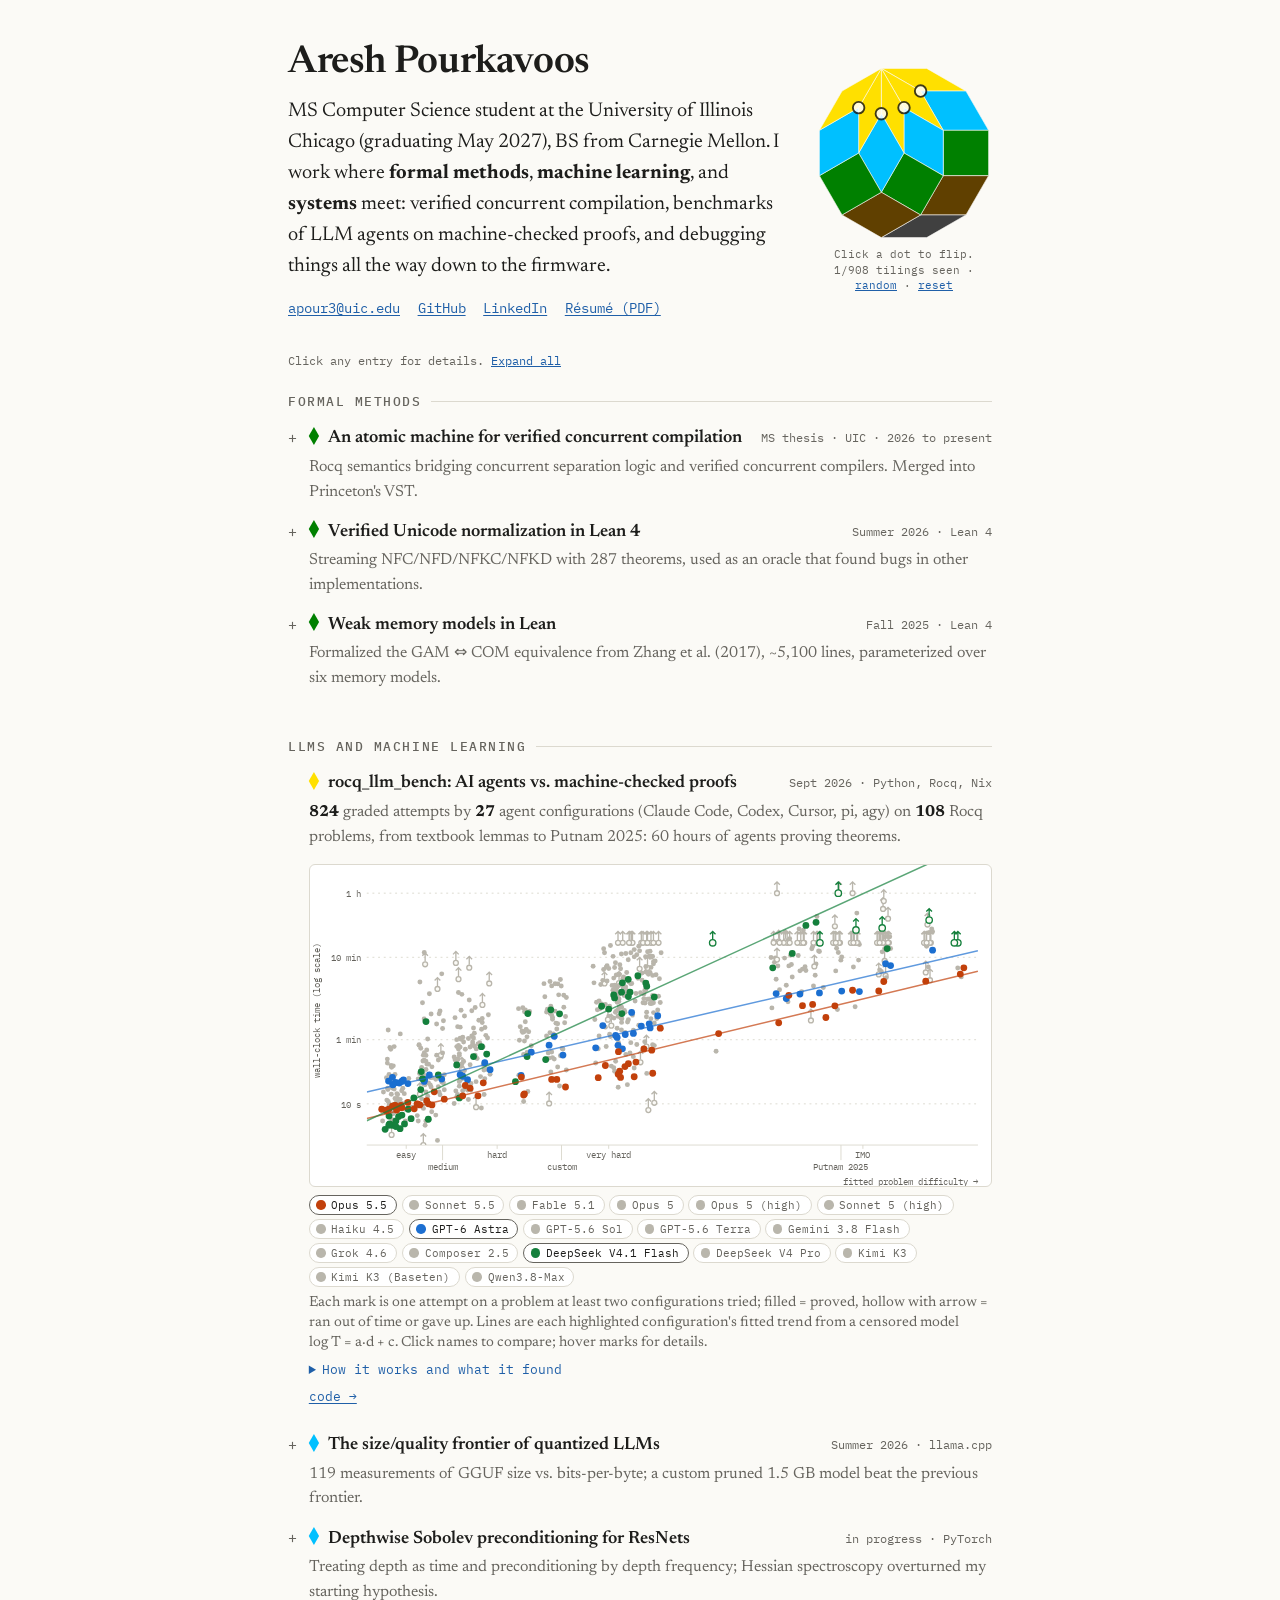
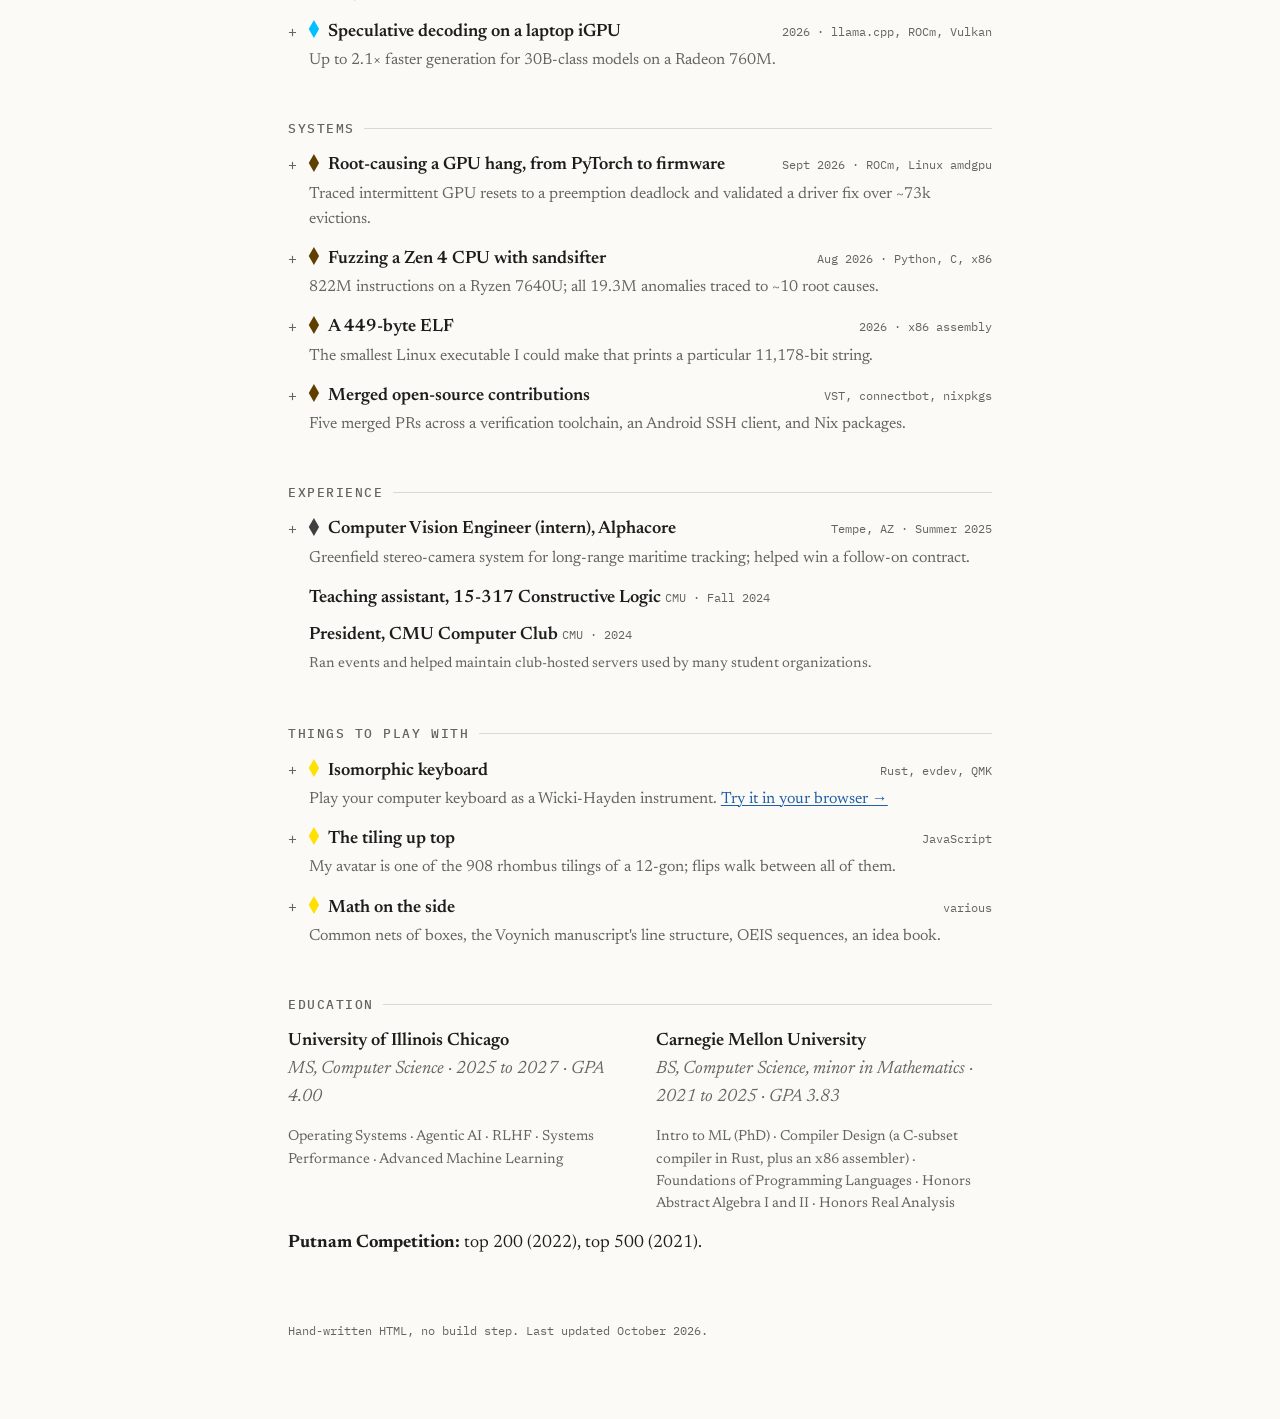
<file: index.html>
<!doctype html>
<html lang="en">
<head>
<meta charset="utf-8">
<meta name="viewport" content="width=device-width, initial-scale=1">
<title>Aresh Pourkavoos</title>
<meta name="description" content="Aresh Pourkavoos: MS CS student at UIC working on verified concurrent compilation, benchmarks of LLM agents on machine-checked proofs, and systems.">
<link rel="icon" href="favicon.svg" type="image/svg+xml">
<link rel="stylesheet" href="style.css">
</head>
<body>
<main class="page">

<header class="hero">
  <div>
    <h1>Aresh Pourkavoos</h1>
    <p class="lede">
      MS Computer Science student at the University of Illinois Chicago (graduating May 2027), BS from Carnegie Mellon.
      I work where <b>formal methods</b>, <b>machine learning</b>, and <b>systems</b> meet:
      verified concurrent compilation, benchmarks of LLM agents on machine-checked proofs,
      and debugging things all the way down to the firmware.
    </p>
    <nav class="links">
      <a href="mailto:apour3@uic.edu">apour3@uic.edu</a>
      <a href="https://github.com/Mathtician">GitHub</a>
      <a href="https://www.linkedin.com/in/aresh-pourkavoos-928939344/">LinkedIn</a>
      <a href="Aresh_Pourkavoos_resume.pdf">Résumé (PDF)</a>
    </nav>
  </div>
  <figure class="tiling" data-tiling>
    <figcaption class="caption">
      Click a dot to flip.
      <span data-visited>1</span>/908 tilings seen ·
      <button type="button" data-shuffle>random</button> ·
      <button type="button" data-reset>reset</button>
    </figcaption>
  </figure>
</header>

<p class="hint">Click any entry for details. <button type="button" class="linkish" data-expand-all>Expand all</button></p>

<h2>Formal methods</h2>

<details class="entry" style="--c: var(--grass)">
  <summary>
    <span class="head"><span class="title">An atomic machine for verified concurrent compilation</span><span class="meta">MS thesis · UIC · 2026 to present</span></span>
    <span class="hook">Rocq semantics bridging concurrent separation logic and verified concurrent compilers. Merged into Princeton's VST.</span>
  </summary>
  <div class="body">
    <p class="sub">Advised by Prof. William Mansky · Rocq, Verified Software Toolchain (VST)</p>
    <p>
      Concurrent separation logic guarantees that a verified program never gets stuck. Verified concurrent
      compilers like CASCompCert need a different guarantee: data-race freedom. I'm building the bridge,
      a language-generic "atomic machine" semantics in Rocq that turns one into the other.
    </p>
    <ul>
      <li>~4,600 lines of Rocq, ~190 lemmas. Instantiated for a port of RustBelt's λ<sub>Rust</sub>, with an equivalence theorem
        (a program is safe on the atomic machine iff it is safe in the reference semantics) and a counterexample
        showing why a naive forward simulation doesn't suffice.</li>
      <li>Merged upstream: <a href="https://github.com/PrincetonUniversity/VST/pull/859">VST #859 "Atomic machine"</a> and
        <a href="https://github.com/PrincetonUniversity/VST/pull/856">#856 (build dependencies)</a>, plus follow-up work on the <code>vst_on_iris</code> branch.</li>
    </ul>
  </div>
</details>

<details class="entry" style="--c: var(--grass)">
  <summary>
    <span class="head"><span class="title">Verified Unicode normalization in Lean 4</span><span class="meta">Summer 2026 · Lean 4</span></span>
    <span class="hook">Streaming NFC/NFD/NFKC/NFKD with 287 theorems, used as an oracle that found bugs in other implementations.</span>
  </summary>
  <div class="body">
    <p>A streaming Unicode 17 normalizer with machine-checked proofs, then used for differential testing against about ten widely used implementations.</p>
    <ul>
      <li>287 theorems, no <code>sorry</code>: outputs are normalized, normalization is idempotent, all 16 composition identities
        between forms hold, incremental output equals batch output, and the normalizer is productive on infinite stream-safe input.</li>
      <li>Passes all 20,034 official conformance rows; ~24.5M differential normalizations.</li>
      <li>Found real bugs in other libraries, including composition bugs in Go's <code>golang.org/x/text</code>. Upstream reports in progress.</li>
    </ul>
  </div>
</details>

<details class="entry" style="--c: var(--grass)">
  <summary>
    <span class="head"><span class="title">Weak memory models in Lean</span><span class="meta">Fall 2025 · Lean 4</span></span>
    <span class="hook">Formalized the GAM ⇔ COM equivalence from Zhang et al. (2017), ~5,100 lines, parameterized over six memory models.</span>
  </summary>
  <div class="body">
    <p>
      Formalized the equivalence of the GAM and COM models from
      <a href="https://arxiv.org/abs/1710.04259">"Weak Memory Models with Matching Axiomatic and Operational Definitions"</a>
      with no <code>sorry</code>, parameterized over SC, TSO, RMO, WMM, ARM, and RISC-V orderings. Also an early experiment in
      LLM-assisted proving with Claude Code.
    </p>
    <div class="actions"><a href="https://github.com/Mathtician/gam-formalization">code →</a></div>
  </div>
</details>

<h2>LLMs and machine learning</h2>

<section class="entry open-entry" style="--c: var(--sun)">
  <div class="head"><span class="title">rocq_llm_bench: AI agents vs. machine-checked proofs</span><span class="meta">Sept 2026 · Python, Rocq, Nix</span></div>
  <p class="hook">
    <b>824</b> graded attempts by <b>27</b> agent configurations (Claude Code, Codex, Cursor, pi, agy) on <b>108</b> Rocq problems,
    from textbook lemmas to Putnam 2025: 60 hours of agents proving theorems.
  </p>
  <figure class="rlb" data-rlb-chart="data/rocq_llm_bench.json">
    <figcaption class="small muted">
      Each mark is one attempt on a problem at least two configurations tried; filled = proved, hollow with arrow = ran out of time or gave up.
      Lines are each highlighted configuration's fitted trend from a censored model log&nbsp;T&nbsp;=&nbsp;a·d&nbsp;+&nbsp;c. Click names to compare; hover marks for details.
    </figcaption>
  </figure>
  <details class="more">
    <summary>How it works and what it found</summary>
    <div class="body">
      <ul>
        <li><b>A verifier that can't be fooled:</b> the original theorem statement is re-checked against the agent's proof in a
          separate file, so redefined notation doesn't help, and <code>Print Assumptions</code> must bottom out in the standard library.</li>
        <li><b>Identical sandbox for every harness:</b> bubblewrap, a network namespace, and a TLS-terminating proxy that strips
          server-side web search and logs exact per-call timing and token cost.</li>
        <li><b>It caught cheating.</b> Agents copied published Putnam solutions from the web, mined reference proofs out of
          <code>git log</code>, and found them in a Nix store snapshot. Each hole was closed and the affected runs redone.</li>
        <li><b>Findings:</b> several frontier agents solve all 9 formalized Putnam 2025 problems within an hour, typically in a few
          minutes each, and the prover is only 0 to 11% of wall time; inference dominates. I also found three false or vacuous
          statements in miniF2F-rocq's IMO set.</li>
      </ul>
      <div class="table-wrap">
      <table class="results">
        <thead><tr><th>Putnam 2025 (1 h limit)</th><th>solved</th><th>median time</th><th>cost</th></tr></thead>
        <tbody>
          <tr><td>Claude Opus 5.5 (medium)</td><td>9/9</td><td>207 s</td><td>$7.04</td></tr>
          <tr><td>Claude Sonnet 5.5 (medium)</td><td>9/9</td><td>230 s</td><td>$10.82</td></tr>
          <tr><td>GPT-6 Astra via Codex (low)</td><td>9/9</td><td>230 s</td><td>n/a</td></tr>
          <tr><td>Gemini 3.8 Flash via agy (high)</td><td>8/9</td><td>604 s</td><td>n/a</td></tr>
          <tr><td>DeepSeek V4.1 Flash via pi</td><td>5/9</td><td></td><td>$3.02</td></tr>
        </tbody>
      </table>
      </div>
      <p class="muted small">One attempt per cell. Subscription harnesses aren't priced yet. Transcripts aren't published yet.</p>
    </div>
  </details>
  <div class="actions"><a href="https://github.com/Mathtician/rocq_llm_bench">code →</a></div>
</section>

<details class="entry" style="--c: var(--sky)">
  <summary>
    <span class="head"><span class="title">The size/quality frontier of quantized LLMs</span><span class="meta">Summer 2026 · llama.cpp</span></span>
    <span class="hook">119 measurements of GGUF size vs. bits-per-byte; a custom pruned 1.5 GB model beat the previous frontier.</span>
  </summary>
  <div class="body">
    <p>
      A reproducible search over GGUF file size vs. bits-per-byte on two balanced subsets of Paloma, for 1 to 3 GB models,
      with custom mixed quantization and vocabulary pruning (Gemma 3 4B pruned from 262k to 200k tokens). The best custom
      1.5 GB model beat the previous frontier on web text by 0.009 BPB.
    </p>
  </div>
</details>

<details class="entry" style="--c: var(--sky)">
  <summary>
    <span class="head"><span class="title">Depthwise Sobolev preconditioning for ResNets</span><span class="meta">in progress · PyTorch</span></span>
    <span class="hook">Treating depth as time and preconditioning by depth frequency; Hessian spectroscopy overturned my starting hypothesis.</span>
  </summary>
  <div class="body">
    <p>
      A ResNet is a discretized ODE in depth, so updates can be preconditioned by their frequency along depth.
      At initialization the curvature turns out to be flat across depth frequencies, and the predicted stability limits
      track the measured top Hessian eigenvalues (within ~12%) across depths 16 to 256.
    </p>
  </div>
</details>

<details class="entry" style="--c: var(--sky)">
  <summary>
    <span class="head"><span class="title">Speculative decoding on a laptop iGPU</span><span class="meta">2026 · llama.cpp, ROCm, Vulkan</span></span>
    <span class="hook">Up to 2.1× faster generation for 30B-class models on a Radeon 760M.</span>
  </summary>
  <div class="body">
    <p>
      EAGLE3 and multi-token-prediction drafting in llama.cpp, built for gfx1103. On Qwen3-32B, MTP drafting went from 4.2 to
      8.9 tokens/s at 83% acceptance. On this chip, Vulkan beat ROCm for batched verification.
    </p>
  </div>
</details>

<h2>Systems</h2>

<details class="entry" style="--c: var(--earth)">
  <summary>
    <span class="head"><span class="title">Root-causing a GPU hang, from PyTorch to firmware</span><span class="meta">Sept 2026 · ROCm, Linux amdgpu</span></span>
    <span class="hook">Traced intermittent GPU resets to a preemption deadlock and validated a driver fix over ~73k evictions.</span>
  </summary>
  <div class="body">
    <p>
      Training on my laptop's Radeon 760M (gfx1103) intermittently reset the GPU. I traced it through PyTorch, the ROCm
      runtime, and the kernel driver to the preemption mechanism. The default software context-save trap can't preempt
      waves parked at a barrier, and the driver's own restore path has one, so an eviction landing just after a restore
      deadlocked until a timeout reset the GPU.
    </p>
    <ul>
      <li>A driver patch switching to hardware traps survived ~73k saved-wave evictions and 13.5k training steps with no faults
        and no throughput loss, contradicting an upstream assumption about this chip family. Upstream report in preparation.</li>
      <li>Along the way: ROCm is 4.1× faster than the CPU in BF16 for a large dense network on this iGPU.</li>
    </ul>
  </div>
</details>

<details class="entry" style="--c: var(--earth)">
  <summary>
    <span class="head"><span class="title">Fuzzing a Zen 4 CPU with sandsifter</span><span class="meta">Aug 2026 · Python, C, x86</span></span>
    <span class="hook">822M instructions on a Ryzen 7640U; all 19.3M anomalies traced to ~10 root causes.</span>
  </summary>
  <div class="body">
    <p>
      Ported the sandsifter x86 instruction fuzzer to Python 3 (fixing a bug that silently corrupted every logged byte ≥ 0x80),
      ran it on a Ryzen 5 7640U, and confirmed each root cause with a small C test program.
    </p>
    <ul>
      <li>An AMD decoder quirk: the CPU fetches two extra bytes before rejecting <code>0F 78</code>, so at a page boundary it page-faults where Intel raises #UD.</li>
      <li>A VEX encoding the manual forbids that executes anyway; <code>66 0F 8x</code> jumps truncating RIP to 16 bits; Linux's UMIP emulation making gdb's <code>stepi</code> silently skip an instruction; several Capstone disassembler bugs.</li>
    </ul>
    <div class="actions"><a href="https://github.com/Mathtician/sandsifter">code and write-up →</a></div>
  </div>
</details>

<details class="entry" style="--c: var(--earth)">
  <summary>
    <span class="head"><span class="title">A 449-byte ELF</span><span class="meta">2026 · x86 assembly</span></span>
    <span class="hook">The smallest Linux executable I could make that prints a particular 11,178-bit string.</span>
  </summary>
  <div class="body">
    <p>Shrunk from 656 to 449 bytes over seven versions: Burrows-Wheeler plus run lengths, LZ77 with Exp-Golomb codes, and code hidden in ELF header fields, with JavaScript reference decoders verifying each payload.</p>
  </div>
</details>

<details class="entry" style="--c: var(--earth)">
  <summary>
    <span class="head"><span class="title">Merged open-source contributions</span><span class="meta">VST, connectbot, nixpkgs</span></span>
    <span class="hook">Five merged PRs across a verification toolchain, an Android SSH client, and Nix packages.</span>
  </summary>
  <div class="body">
    <ul>
      <li><a href="https://github.com/PrincetonUniversity/VST/pull/859">PrincetonUniversity/VST #859</a>: atomic machine semantics. <a href="https://github.com/PrincetonUniversity/VST/pull/856">#856</a>: fix opam build dependencies.</li>
      <li><a href="https://github.com/connectbot/connectbot/pull/2355">connectbot #2355</a>: terminal bells post a notification only while the UI isn't visible (since the Compose rewrite they never did).</li>
      <li><a href="https://github.com/NixOS/nixpkgs/pull/530640">nixpkgs #530640</a>: Discord recreates its module symlinks on every launch, so they don't go stale after updates.</li>
      <li><a href="https://github.com/NixOS/nixpkgs/pull/482392">nixpkgs #482392</a>: fix the outguess build on modern GCC. In <a href="https://github.com/Mathtician/outguess">my outguess fork</a>, replaced its patched libjpeg with the system library, with a test that both backends agree.</li>
    </ul>
  </div>
</details>

<h2>Experience</h2>

<details class="entry" style="--c: var(--stone)">
  <summary>
    <span class="head"><span class="title">Computer Vision Engineer (intern), Alphacore</span><span class="meta">Tempe, AZ · Summer 2025</span></span>
    <span class="hook">Greenfield stereo-camera system for long-range maritime tracking; helped win a follow-on contract.</span>
  </summary>
  <div class="body">
    <ul>
      <li>Designed and prototyped the stereo pipeline for multi-object tracking (OpenCV, YOLOv11, Kalman filters, Hungarian matching).</li>
      <li>Found why calibration error was too high: a quiver plot of reprojection residuals exposed printing errors in the calibration target.</li>
      <li>Reverse-engineered part of the camera's proprietary USB protocol (Wireshark, Ghidra, Claude Code with MCP) to control exposure without the vendor's Windows app.</li>
      <li>Built a GUI (Dear ImGui) for live module swapping and parameter tuning of every pipeline stage; helped set up self-hosted Git.</li>
    </ul>
  </div>
</details>

<div class="plain-list">
  <p><span class="title">Teaching assistant, 15-317 Constructive Logic</span> <span class="meta">CMU · Fall 2024</span></p>
  <p><span class="title">President, CMU Computer Club</span> <span class="meta">CMU · 2024</span><br><span class="muted small">Ran events and helped maintain club-hosted servers used by many student organizations.</span></p>
</div>

<h2>Things to play with</h2>

<details class="entry" style="--c: var(--sun)">
  <summary>
    <span class="head"><span class="title">Isomorphic keyboard</span><span class="meta">Rust, evdev, QMK</span></span>
    <span class="hook">Play your computer keyboard as a Wicki-Hayden instrument. <a href="isomorphic/">Try it in your browser →</a></span>
  </summary>
  <div class="body">
    <p>
      A laptop keyboard's staggered rows are already a hexagonal grid; this plays it as a Wicki-Hayden instrument, where every
      chord has the same shape in every key. The native version reads evdev and speaks MIDI. On a Hall-effect keyboard it runs my
      custom firmware, which times each keystroke for velocity and lights up the keys of the current scale.
    </p>
    <div class="actions"><a href="isomorphic/">play →</a><a href="https://github.com/Mathtician/isomorphic">code →</a></div>
  </div>
</details>

<details class="entry" style="--c: var(--sun)">
  <summary>
    <span class="head"><span class="title">The tiling up top</span><span class="meta">JavaScript</span></span>
    <span class="hook">My avatar is one of the 908 rhombus tilings of a 12-gon; flips walk between all of them.</span>
  </summary>
  <div class="body">
    <p>
      Vertices live in ℤ<sup>6</sup>, so the combinatorics is exact; a flip is a 180° rotation of three tiles about their
      hexagon's center. Each tile's color is determined by its angle, which flips preserve. <a href="tiling.js">Source.</a>
    </p>
  </div>
</details>

<details class="entry" style="--c: var(--sun)">
  <summary>
    <span class="head"><span class="title">Math on the side</span><span class="meta">various</span></span>
    <span class="hook">Common nets of boxes, the Voynich manuscript's line structure, OEIS sequences, an idea book.</span>
  </summary>
  <div class="body">
    <ul>
      <li><b>Common nets of boxes.</b> All 2,263 common unfoldings of the 1×1×5 and 1×2×3 boxes, and which can be deformed into one another (<a href="https://github.com/Mathtician/common_nets">repo</a>).</li>
      <li><b>The Voynich manuscript's line structure.</b> A controlled statistical study of whether repetition aligns in columns across adjacent lines, reporting both positive and negative results.</li>
      <li><b>OEIS.</b> <a href="https://oeis.org/search?q=author%3A%22Aresh+Pourkavoos%22">Seven integer sequences</a>, e.g. <a href="https://oeis.org/A330731">A330731</a>.</li>
      <li><b>Idea book.</b> <a href="https://github.com/Mathtician/ideas">Fifty-odd short math write-ups</a> in LaTeX.</li>
    </ul>
  </div>
</details>

<h2>Education</h2>
<div class="grid2">
  <div>
    <p><span class="title">University of Illinois Chicago</span><br><span class="sub">MS, Computer Science · 2025 to 2027 · GPA 4.00</span></p>
    <p class="small muted">Operating Systems · Agentic AI · RLHF · Systems Performance · Advanced Machine Learning</p>
  </div>
  <div>
    <p><span class="title">Carnegie Mellon University</span><br><span class="sub">BS, Computer Science, minor in Mathematics · 2021 to 2025 · GPA 3.83</span></p>
    <p class="small muted">Intro to ML (PhD) · Compiler Design (a C-subset compiler in Rust, plus an x86 assembler) · Foundations of Programming Languages · Honors Abstract Algebra I and II · Honors Real Analysis</p>
  </div>
</div>
<p><b>Putnam Competition:</b> top 200 (2022), top 500 (2021).</p>

<footer>
  <p>Hand-written HTML, no build step. Last updated October 2026.</p>
</footer>
</main>
<script src="tiling.js"></script>
<script src="rlbchart.js"></script>
<script>
  // "Expand all" toggles every collapsible entry.
  document.querySelector("[data-expand-all]").addEventListener("click", (e) => {
    const all = [...document.querySelectorAll("details")];
    const open = !all.every((d) => d.open);
    all.forEach((d) => (d.open = open));
    e.target.textContent = open ? "Collapse all" : "Expand all";
  });
</script>
</body>
</html>
</file>
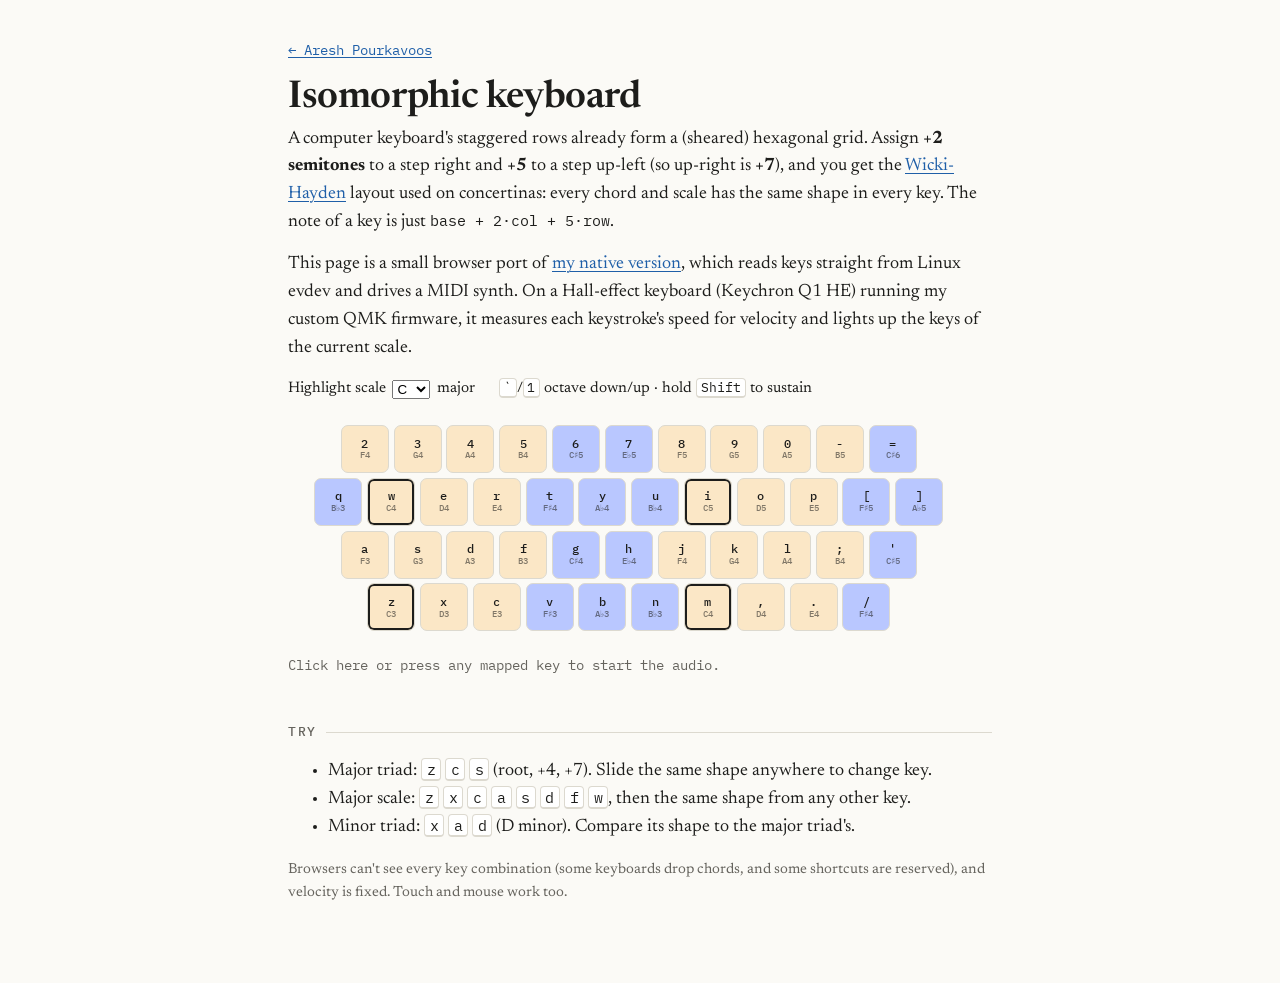
<file: isomorphic/index.html>
<!doctype html>
<html lang="en">
<head>
<meta charset="utf-8">
<meta name="viewport" content="width=device-width, initial-scale=1">
<title>Isomorphic keyboard</title>
<meta name="description" content="Play your computer keyboard as a Wicki-Hayden isomorphic instrument, in the browser.">
<link rel="stylesheet" href="../style.css">
<style>
  .board { --u: min(6.8vw, 48px); position: relative; margin: 1.5rem 0 1rem; user-select: none; -webkit-user-select: none; touch-action: none; }
  .row { display: flex; gap: calc(var(--u) * 0.1); margin-bottom: calc(var(--u) * 0.1); }
  .k {
    width: var(--u); height: var(--u); flex: none; border-radius: 7px; border: 1px solid var(--rule);
    display: grid; place-items: center; font: 500 calc(var(--u) * 0.24)/1.1 var(--mono); text-align: center;
    background: var(--chromatic); color: var(--ink); cursor: pointer; transition: transform 60ms, filter 60ms;
  }
  .k.diatonic { background: var(--diatonic); }
  .k.tonic { box-shadow: inset 0 0 0 2px var(--ink); }
  .k.hole { visibility: hidden; }
  .k small { display: block; opacity: 0.55; font-size: 0.8em; }
  .k.down { transform: translateY(2px); filter: brightness(0.8) saturate(1.4); }
  .controls { display: flex; flex-wrap: wrap; gap: 0.75rem 1.5rem; align-items: center; font-size: 0.95rem; }
  .controls label { display: inline-flex; gap: 0.4rem; align-items: center; }
  .status { font-family: var(--mono); font-size: 0.85rem; color: var(--muted); min-height: 1.3em; }
  :root { --diatonic: #fbe7c6; --chromatic: #b9c7ff; }
  @media (prefers-color-scheme: dark) { :root:not([data-theme="light"]) { --diatonic: #6b5a3c; --chromatic: #2f3a72; } }
  :root[data-theme="dark"] { --diatonic: #6b5a3c; --chromatic: #2f3a72; }
  .overflow { overflow-x: auto; padding-bottom: 0.5rem; }
</style>
</head>
<body>
<main class="page">
  <p class="crumb"><a href="../">← Aresh Pourkavoos</a></p>
  <h1>Isomorphic keyboard</h1>
  <p>
    A computer keyboard's staggered rows already form a (sheared) hexagonal grid.
    Assign <b>+2 semitones</b> to a step right and <b>+5</b> to a step up-left (so up-right is <b>+7</b>),
    and you get the <a href="https://en.wikipedia.org/wiki/Wicki%E2%80%93Hayden_note_layout">Wicki-Hayden</a> layout used on concertinas:
    every chord and scale has the same shape in every key.
    The note of a key is just <code>base + 2·col + 5·row</code>.
  </p>
  <p>
    This page is a small browser port of <a href="https://github.com/mathtician/isomorphic">my native version</a>,
    which reads keys straight from Linux evdev and drives a MIDI synth. On a Hall-effect keyboard
    (Keychron Q1 HE) running my custom QMK firmware, it measures each keystroke's speed for velocity and lights up the keys of the current scale.
  </p>

  <div class="controls">
    <label>Highlight scale <select id="tonic"></select> major</label>
    <span><kbd>`</kbd>/<kbd>1</kbd> octave down/up · hold <kbd>Shift</kbd> to sustain</span>
  </div>
  <div class="overflow"><div class="board" id="board" aria-label="Isomorphic keyboard"></div></div>
  <p class="status" id="status">Click here or press any mapped key to start the audio.</p>

  <h2>Try</h2>
  <ul>
    <li>Major triad: <kbd>z</kbd> <kbd>c</kbd> <kbd>s</kbd> (root, +4, +7). Slide the same shape anywhere to change key.</li>
    <li>Major scale: <kbd>z</kbd> <kbd>x</kbd> <kbd>c</kbd> <kbd>a</kbd> <kbd>s</kbd> <kbd>d</kbd> <kbd>f</kbd> <kbd>w</kbd>, then the same shape from any other key.</li>
    <li>Minor triad: <kbd>x</kbd> <kbd>a</kbd> <kbd>d</kbd> (D minor). Compare its shape to the major triad's.</li>
  </ul>
  <p class="muted small">Browsers can't see every key combination (some keyboards drop chords, and some shortcuts are reserved), and velocity is fixed. Touch and mouse work too.</p>
</main>
<script>
(() => {
  // Rows bottom to top as [first column, keys], keyed by KeyboardEvent.code (physical position).
  const ROWS = [
    [0, ["KeyZ","KeyX","KeyC","KeyV","KeyB","KeyN","KeyM","Comma","Period","Slash"], "zxcvbnm,./"],
    [0, ["KeyA","KeyS","KeyD","KeyF","KeyG","KeyH","KeyJ","KeyK","KeyL","Semicolon","Quote"], "asdfghjkl;'"],
    [0, ["KeyQ","KeyW","KeyE","KeyR","KeyT","KeyY","KeyU","KeyI","KeyO","KeyP","BracketLeft","BracketRight"], "qwertyuiop[]"],
    [1, ["Digit2","Digit3","Digit4","Digit5","Digit6","Digit7","Digit8","Digit9","Digit0","Minus","Equal"], "234567890-="],
  ];
  const RIGHT = 2, UP_LEFT = 5, BASE = 48; // z = C3
  const NAMES = ["C","C♯","D","E♭","E","F","F♯","G","A♭","A","B♭","B"];
  const MAJOR = [0, 2, 4, 5, 7, 9, 11];

  const layout = new Map(); // code -> midi note (before octave shift)
  ROWS.forEach(([first, codes], row) => codes.forEach((code, i) => layout.set(code, BASE + RIGHT * (first + i) + UP_LEFT * row)));

  // ---- audio ----
  let ctx = null, master = null;
  function audio() {
    if (!ctx) {
      ctx = new (window.AudioContext || window.webkitAudioContext)();
      master = ctx.createDynamicsCompressor();
      const gain = ctx.createGain(); gain.gain.value = 0.5;
      master.connect(gain).connect(ctx.destination);
      status.textContent = "Audio on. Play!";
    }
    if (ctx.state === "suspended") ctx.resume();
    return ctx;
  }
  const hz = (n) => 440 * 2 ** ((n - 69) / 12);
  // A soft electric-piano-ish voice: two partials with exponential decay.
  function startVoice(note) {
    const c = audio(), t = c.currentTime, f = hz(note);
    const out = c.createGain();
    out.gain.setValueAtTime(0, t);
    out.gain.linearRampToValueAtTime(0.32, t + 0.006);
    out.gain.setTargetAtTime(0.0, t + 0.01, 1.6 * Math.max(0.35, 220 / f));
    const o1 = c.createOscillator(); o1.type = "sine"; o1.frequency.value = f;
    const o2 = c.createOscillator(); o2.type = "triangle"; o2.frequency.value = f * 2.001;
    const g2 = c.createGain(); g2.gain.setValueAtTime(0.18, t); g2.gain.setTargetAtTime(0, t, 0.25);
    o1.connect(out); o2.connect(g2).connect(out); out.connect(master);
    o1.start(t); o2.start(t);
    return { stop() {
      const now = c.currentTime;
      out.gain.cancelScheduledValues(now);
      out.gain.setValueAtTime(out.gain.value, now);
      out.gain.setTargetAtTime(0, now, 0.06);
      o1.stop(now + 0.5); o2.stop(now + 0.5);
    } };
  }

  // ---- player state (mirrors the native version) ----
  // A note sounds while at least one key that started it is held, or while
  // the sustain pedal is down after it was played.
  let octave = 0;
  const held = new Map();      // key id -> note it started
  const voices = new Map();    // note -> voice
  const sustained = new Set(); // notes released while the pedal was down
  const pedal = new Set();     // sustain keys down

  const sounding = (note) => [...held.values()].includes(note);
  function press(id, base) {
    if (held.has(id)) return;
    const note = base + 12 * octave;
    if (!sounding(note)) {
      voices.get(note)?.stop();
      voices.set(note, startVoice(note));
      sustained.delete(note);
    }
    held.set(id, note);
    paint();
  }
  function release(id) {
    if (!held.has(id)) return;
    const note = held.get(id);
    held.delete(id);
    if (!sounding(note)) {
      if (pedal.size) sustained.add(note);
      else { voices.get(note)?.stop(); voices.delete(note); }
    }
    paint();
  }
  function pedalChange(code, down) {
    if (down) pedal.add(code); else pedal.delete(code);
    if (!pedal.size) {
      for (const n of sustained) if (!sounding(n)) { voices.get(n)?.stop(); voices.delete(n); }
      sustained.clear();
    }
  }
  function releaseAll() { [...held.keys()].forEach(release); pedal.clear(); pedalChange(null, false); }
  function shift(d) {
    const next = octave + d;
    const notes = [...layout.values()].map((n) => n + 12 * next);
    if (Math.min(...notes) >= 12 && Math.max(...notes) <= 108) { octave = next; paint(); }
  }

  // ---- UI ----
  const board = document.getElementById("board");
  const status = document.getElementById("status");
  const tonicSel = document.getElementById("tonic");
  NAMES.forEach((n, i) => tonicSel.add(new Option(n, i)));
  const els = new Map();
  [...ROWS].reverse().forEach(([first, codes, labels], ri) => {
    const row = document.createElement("div");
    row.className = "row";
    row.style.marginLeft = `calc(var(--u) * ${0.55 * ri + 1.1 * first})`;
    codes.forEach((code, i) => {
      const k = document.createElement("div");
      k.className = "k";
      k.dataset.code = code;
      k.innerHTML = `<span>${labels[i]}<small></small></span>`;
      row.append(k);
      els.set(code, k);
    });
    board.append(row);
  });
  function paint() {
    const tonic = +tonicSel.value;
    for (const [code, k] of els) {
      const n = layout.get(code) + 12 * octave;
      const deg = (n - tonic + 120) % 12;
      k.classList.toggle("diatonic", MAJOR.includes(deg));
      k.classList.toggle("tonic", deg === 0);
      k.querySelector("small").textContent = NAMES[n % 12] + (Math.floor(n / 12) - 1);
      k.classList.toggle("down", held.has(code) || [...held.keys()].some((id) => id.startsWith("ptr:" + code + ":")));
    }
  }
  tonicSel.addEventListener("change", () => { paint(); tonicSel.blur(); });

  addEventListener("keydown", (e) => {
    if (e.ctrlKey || e.metaKey || e.altKey || e.target === tonicSel) return;
    if (e.code === "ShiftLeft" || e.code === "ShiftRight") { pedalChange(e.code, true); return; }
    if (e.repeat) { if (layout.has(e.code)) e.preventDefault(); return; }
    if (e.code === "Backquote") { shift(-1); e.preventDefault(); return; }
    if (e.code === "Digit1") { shift(+1); e.preventDefault(); return; }
    if (layout.has(e.code)) { e.preventDefault(); press(e.code, layout.get(e.code)); }
  });
  addEventListener("keyup", (e) => {
    if (e.code === "ShiftLeft" || e.code === "ShiftRight") { pedalChange(e.code, false); return; }
    release(e.code);
  });
  addEventListener("blur", releaseAll);
  document.addEventListener("visibilitychange", () => { if (document.hidden) releaseAll(); });

  // Pointer: each pointer holds at most one key; sliding moves it.
  const ptrKey = new Map();
  function ptrAt(e) {
    const el = document.elementFromPoint(e.clientX, e.clientY)?.closest(".k");
    const prev = ptrKey.get(e.pointerId);
    const code = el?.dataset.code;
    if (prev === code) return;
    if (prev) release("ptr:" + prev + ":" + e.pointerId);
    ptrKey.set(e.pointerId, code);
    if (code) press("ptr:" + code + ":" + e.pointerId, layout.get(code));
  }
  board.addEventListener("pointerdown", (e) => { audio(); board.setPointerCapture(e.pointerId); ptrAt(e); });
  board.addEventListener("pointermove", (e) => { if (ptrKey.has(e.pointerId)) ptrAt(e); });
  const ptrUp = (e) => { const p = ptrKey.get(e.pointerId); if (p) release("ptr:" + p + ":" + e.pointerId); ptrKey.delete(e.pointerId); };
  board.addEventListener("pointerup", ptrUp);
  board.addEventListener("pointercancel", ptrUp);
  document.addEventListener("click", () => audio(), { once: true });
  paint();
})();
</script>
</body>
</html>
</file>
<file: style.css>
@import url("https://fonts.googleapis.com/css2?family=Newsreader:ital,opsz,wght@0,6..72,400;0,6..72,600;1,6..72,400&family=IBM+Plex+Mono:wght@400;500&display=swap");

:root {
  --paper: #fbfaf6;
  --ink: #1d1d1b;
  --muted: #66645e;
  --rule: #dcd9cf;
  --card: #ffffff;
  --link: #1f5fa8;
  --sun: #ffe000;
  --sky: #00c0ff;
  --grass: #008000;
  --earth: #604000;
  --stone: #404040;
  --serif: "Newsreader", Georgia, "Times New Roman", serif;
  --mono: "IBM Plex Mono", ui-monospace, SFMono-Regular, Menlo, monospace;
  color-scheme: light;
}
@media (prefers-color-scheme: dark) {
  :root:not([data-theme="light"]) {
    --paper: #17181a; --ink: #e9e7e1; --muted: #a3a09a; --rule: #34363a; --card: #1e1f22; --link: #8cc4ff;
    color-scheme: dark;
  }
}
:root[data-theme="dark"] {
  --paper: #17181a; --ink: #e9e7e1; --muted: #a3a09a; --rule: #34363a; --card: #1e1f22; --link: #8cc4ff;
  color-scheme: dark;
}

* { box-sizing: border-box; }
html { -webkit-text-size-adjust: 100%; }
body {
  margin: 0; background: var(--paper); color: var(--ink);
  font: 400 1.125rem/1.55 var(--serif);
  font-optical-sizing: auto;
}
a { color: var(--link); text-decoration-thickness: 1px; text-underline-offset: 0.15em; }
a:hover { text-decoration-thickness: 2px; }
code, kbd, .mono { font-family: var(--mono); font-size: 0.85em; }
kbd { border: 1px solid var(--rule); border-bottom-width: 2px; border-radius: 4px; padding: 0 0.3em; background: var(--card); }
.page { max-width: 46rem; margin: 0 auto; padding: 2.5rem 16px 4rem; }
h1, h2, h3 { font-weight: 600; line-height: 1.2; }
h1 { font-size: 2.4rem; margin: 0 0 0.25rem; letter-spacing: -0.01em; }
h2 {
  font-size: 0.8rem; font-family: var(--mono); font-weight: 500; text-transform: uppercase; letter-spacing: 0.12em;
  color: var(--muted); margin: 3rem 0 1rem; display: flex; align-items: center; gap: 0.6rem;
}
h2::after { content: ""; flex: 1; border-top: 1px solid var(--rule); }
h3 { font-size: 1.2rem; margin: 0; }
p { margin: 0 0 0.9rem; }
.muted { color: var(--muted); }
.small { font-size: 0.9rem; }
.crumb { font-family: var(--mono); font-size: 0.85rem; }

/* header */
.hero { display: grid; grid-template-columns: 1fr 11rem; gap: 2rem; align-items: center; }
.hero .lede { font-size: 1.25rem; margin-top: 0.6rem; }
.links { display: flex; flex-wrap: wrap; gap: 0.4rem 1.1rem; font-family: var(--mono); font-size: 0.85rem; margin-top: 1rem; }
.tiling { text-align: center; margin: 0; }
.tiling svg { width: 100%; height: auto; display: block; overflow: visible; }
.tiling polygon { stroke: var(--paper); stroke-width: 0.35; stroke-linejoin: round; }
.flip-dots circle { fill: #fff; stroke: #1d1d1b; stroke-width: 1.1; opacity: 0.85; cursor: pointer; transition: opacity 0.2s, r 0.15s; }
.flip-dots circle:hover, .flip-dots circle:focus-visible { opacity: 1; r: 4.4; outline: none; }
.flip-dots { transition: opacity 0.15s; }
.tiling .caption { font-family: var(--mono); font-size: 0.7rem; color: var(--muted); margin-top: 0.4rem; line-height: 1.4; }
.tiling button { font: inherit; color: var(--link); background: none; border: 0; padding: 0; cursor: pointer; text-decoration: underline; }
@media (max-width: 600px) {
  .hero { grid-template-columns: 1fr; }
  .tiling { max-width: 12rem; margin: 0 auto; order: -1; }
  h1 { font-size: 2rem; }
}

/* entries: a headline row and a one-line hook stay visible; details collapse */
.hint { font-family: var(--mono); font-size: 0.78rem; color: var(--muted); margin: 2rem 0 -1.5rem; }
.linkish { font: inherit; color: var(--link); background: none; border: 0; padding: 0; cursor: pointer; text-decoration: underline; }
.entry { margin: 0 0 0.9rem; }
.entry > summary { list-style: none; cursor: pointer; display: block; padding-left: 1.3rem; position: relative; }
.entry > summary::-webkit-details-marker { display: none; }
.entry > summary::before {
  content: "+"; position: absolute; left: 0; top: 0.05rem; font-family: var(--mono); font-size: 0.95rem; color: var(--muted);
}
.entry[open] > summary::before { content: "−"; }
.entry > summary:hover .title { text-decoration: underline; text-decoration-thickness: 1px; text-underline-offset: 0.2em; }
.entry > summary:focus-visible { outline: 2px solid var(--link); outline-offset: 3px; border-radius: 2px; }
.open-entry { padding-left: 1.3rem; margin-bottom: 1.6rem; }
.head { display: flex; flex-wrap: wrap; justify-content: space-between; gap: 0 1rem; align-items: baseline; }
.title { font-weight: 600; font-size: 1.12rem; }
.title::before {
  content: ""; display: inline-block; width: 0.55em; height: 0.55em; margin-right: 0.5em; vertical-align: 0.1em;
  background: var(--c, var(--sky)); transform: rotate(45deg) skew(15deg, 15deg);
}
.grid2 .title::before, .plain-list .title::before { display: none; }
.meta { font-family: var(--mono); font-size: 0.75rem; color: var(--muted); }
.hook { display: block; color: var(--muted); font-size: 1rem; margin-top: 0.1rem; }
.hook b { color: var(--ink); }
.body { padding: 0.5rem 0 0.4rem 1.3rem; border-left: 2px solid var(--rule); margin: 0.4rem 0 0.6rem 0.25rem; }
.open-entry .body { margin-left: 0; }
.sub { color: var(--muted); font-style: italic; margin-bottom: 0.35rem; }
.body ul { margin: 0.3rem 0 0; padding-left: 1.2rem; }
.body li { margin-bottom: 0.3rem; }
.actions { font-family: var(--mono); font-size: 0.8rem; margin-top: 0.45rem; display: flex; flex-wrap: wrap; gap: 0.3rem 1rem; }
details.more > summary { cursor: pointer; font-family: var(--mono); font-size: 0.8rem; color: var(--link); margin-top: 0.4rem; }
.plain-list { padding-left: 1.3rem; }
.plain-list p { margin: 0 0 0.6rem; }

/* rocq_llm_bench chart */
:root { --dot: #b9b6ac; --hl1: #c2410c; --hl2: #1d6fd1; --hl3: #15803d; }
@media (prefers-color-scheme: dark) { :root:not([data-theme="light"]) { --dot: #55534e; --hl1: #fb923c; --hl2: #60a5fa; --hl3: #4ade80; } }
:root[data-theme="dark"] { --dot: #55534e; --hl1: #fb923c; --hl2: #60a5fa; --hl3: #4ade80; }
.rlb { margin: 0.8rem 0 0.4rem; }
.rlb svg { width: 100%; height: auto; display: block; background: var(--card); border: 1px solid var(--rule); border-radius: 6px; }
.rlb text { font-family: var(--mono); font-size: 10px; fill: var(--muted); }
.rlb .gridline { stroke: var(--rule); stroke-dasharray: 2 4; }
.rlb .axis, .rlb .tick { stroke: var(--rule); }
.rlb .pt { cursor: default; }
.rlb .pt:hover circle { stroke: var(--ink); stroke-width: 1.2; }
.rlb figcaption { margin-top: 0.4rem; line-height: 1.4; }
.chips { display: flex; flex-wrap: wrap; gap: 0.3rem; margin-top: 0.5rem; }
.chip {
  font-family: var(--mono); font-size: 0.7rem; border: 1px solid var(--rule); border-radius: 999px; padding: 0.1rem 0.55rem 0.1rem 0.4rem;
  background: var(--card); color: var(--muted); cursor: pointer; display: inline-flex; gap: 0.35rem; align-items: center;
}
.chip[aria-pressed="true"] { color: var(--ink); border-color: var(--muted); }
.chip .sw { width: 0.6rem; height: 0.6rem; border-radius: 50%; }

.grid2 { display: grid; grid-template-columns: 1fr 1fr; gap: 0 2rem; }
@media (max-width: 600px) { .grid2 { grid-template-columns: 1fr; } }
table.results { border-collapse: collapse; font-size: 0.85rem; font-family: var(--mono); margin: 0.6rem 0; width: 100%; }
table.results th, table.results td { text-align: left; padding: 0.2rem 0.6rem 0.2rem 0; border-bottom: 1px solid var(--rule); }
table.results th { font-weight: 500; color: var(--muted); }
.table-wrap { overflow-x: auto; }
ul.compact { padding-left: 1.2rem; margin: 0; }
ul.compact li { margin-bottom: 0.45rem; }
footer { margin-top: 4rem; font-family: var(--mono); font-size: 0.75rem; color: var(--muted); }
</file>
